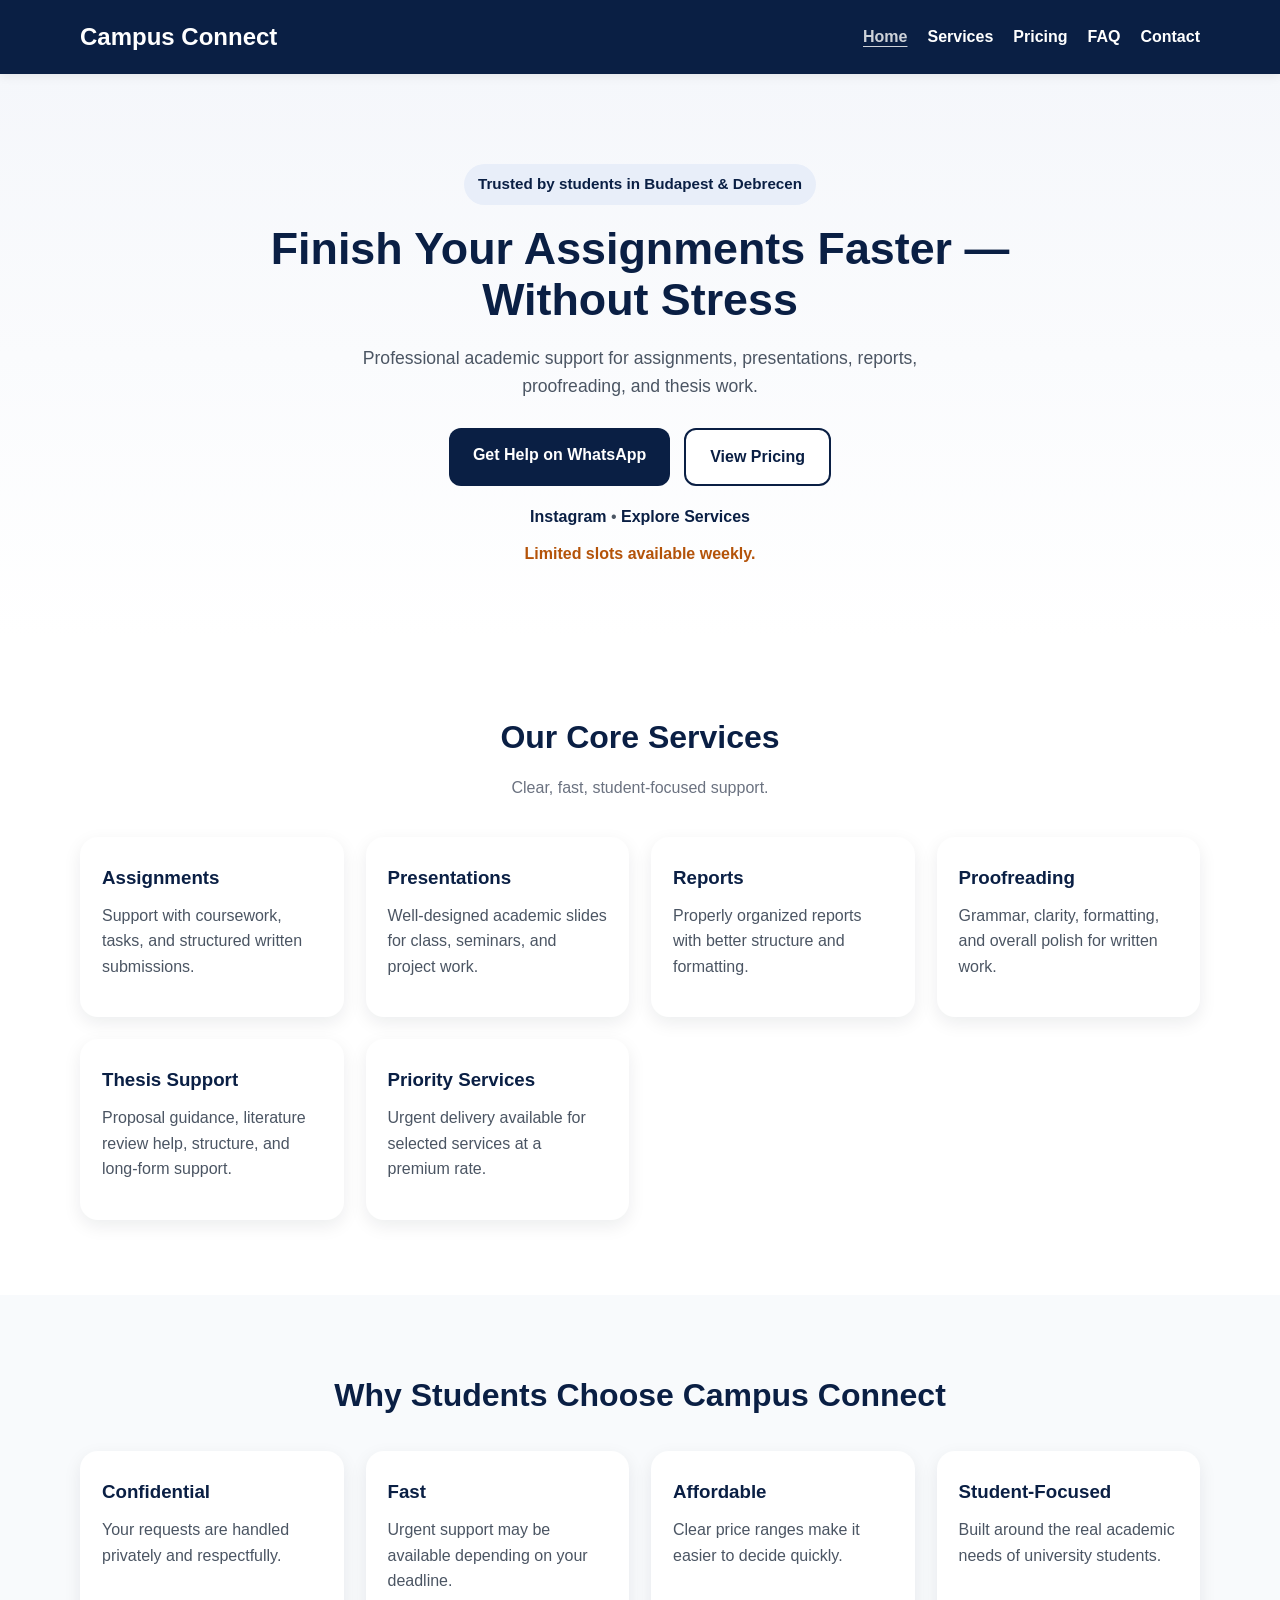
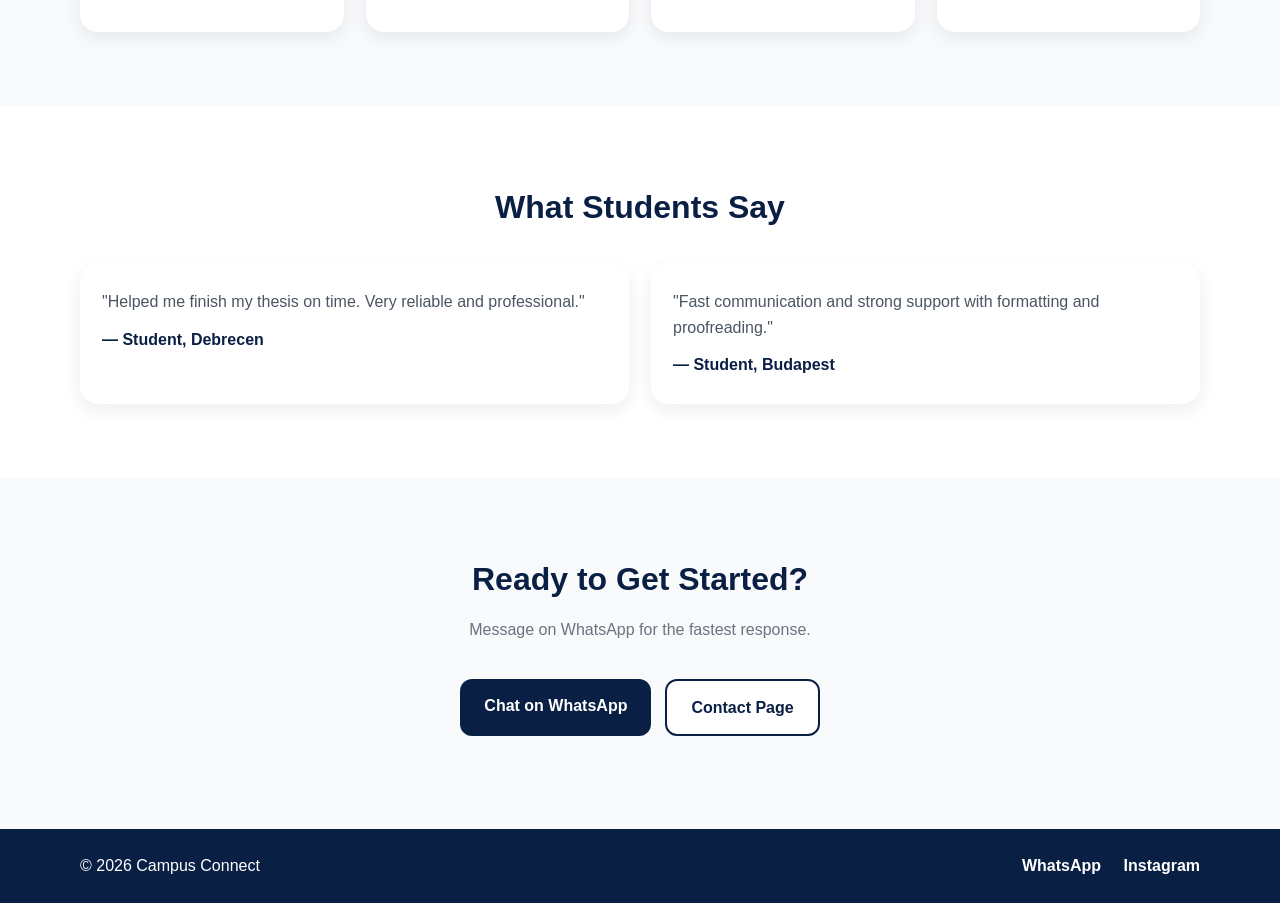
<file: index.html>
<!DOCTYPE html>
<html lang="en">
<head>
  <meta charset="UTF-8">
  <meta name="viewport" content="width=device-width, initial-scale=1.0">
  <title>Campus Connect | Academic Support</title>
  <meta name="description" content="Campus Connect offers academic support services for students in Budapest and Debrecen.">
  <link rel="stylesheet" href="style.css">
</head>
<body>

<header class="navbar">
  <div class="container nav-container">
    <a href="index.html" class="logo">Campus Connect</a>
    <nav class="nav-menu">
      <a href="index.html" class="active">Home</a>
      <a href="services.html">Services</a>
      <a href="pricing.html">Pricing</a>
      <a href="faq.html">FAQ</a>
      <a href="contact.html">Contact</a>
    </nav>
  </div>
</header>

<section class="hero">
  <div class="container hero-content">
    <p class="tag">Trusted by students in Budapest & Debrecen</p>
    <h1>Finish Your Assignments Faster — Without Stress</h1>
    <p class="subtext">
      Professional academic support for assignments, presentations, reports, proofreading, and thesis work.
    </p>

    <div class="hero-buttons">
      <a href="https://wa.me/36205105843" class="btn primary" target="_blank">Get Help on WhatsApp</a>
      <a href="pricing.html" class="btn secondary">View Pricing</a>
    </div>

    <p class="secondary-links">
      <a href="https://instagram.com/campusconnect75" target="_blank">Instagram</a> •
      <a href="services.html">Explore Services</a>
    </p>

    <p class="urgency">Limited slots available weekly.</p>
  </div>
</section>

<section class="section">
  <div class="container">
    <h2>Our Core Services</h2>
    <p class="section-sub">Clear, fast, student-focused support.</p>

    <div class="grid">
      <div class="card">
        <h3>Assignments</h3>
        <p>Support with coursework, tasks, and structured written submissions.</p>
      </div>
      <div class="card">
        <h3>Presentations</h3>
        <p>Well-designed academic slides for class, seminars, and project work.</p>
      </div>
      <div class="card">
        <h3>Reports</h3>
        <p>Properly organized reports with better structure and formatting.</p>
      </div>
      <div class="card">
        <h3>Proofreading</h3>
        <p>Grammar, clarity, formatting, and overall polish for written work.</p>
      </div>
      <div class="card">
        <h3>Thesis Support</h3>
        <p>Proposal guidance, literature review help, structure, and long-form support.</p>
      </div>
      <div class="card">
        <h3>Priority Services</h3>
        <p>Urgent delivery available for selected services at a premium rate.</p>
      </div>
    </div>
  </div>
</section>

<section class="section light">
  <div class="container">
    <h2>Why Students Choose Campus Connect</h2>
    <div class="grid small">
      <div class="card">
        <h3>Confidential</h3>
        <p>Your requests are handled privately and respectfully.</p>
      </div>
      <div class="card">
        <h3>Fast</h3>
        <p>Urgent support may be available depending on your deadline.</p>
      </div>
      <div class="card">
        <h3>Affordable</h3>
        <p>Clear price ranges make it easier to decide quickly.</p>
      </div>
      <div class="card">
        <h3>Student-Focused</h3>
        <p>Built around the real academic needs of university students.</p>
      </div>
    </div>
  </div>
</section>

<section class="section">
  <div class="container">
    <h2>What Students Say</h2>
    <div class="grid">
      <div class="card">
        <p>"Helped me finish my thesis on time. Very reliable and professional."</p>
        <span>— Student, Debrecen</span>
      </div>
      <div class="card">
        <p>"Fast communication and strong support with formatting and proofreading."</p>
        <span>— Student, Budapest</span>
      </div>
    </div>
  </div>
</section>

<section class="section light cta-section">
  <div class="container">
    <h2>Ready to Get Started?</h2>
    <p class="section-sub">Message on WhatsApp for the fastest response.</p>
    <div class="hero-buttons">
      <a href="https://wa.me/36205105843" class="btn primary" target="_blank">Chat on WhatsApp</a>
      <a href="contact.html" class="btn secondary">Contact Page</a>
    </div>
  </div>
</section>

<footer>
  <div class="container footer">
    <p>© 2026 Campus Connect</p>
    <div>
      <a href="https://wa.me/36205105843" target="_blank">WhatsApp</a>
      <a href="https://instagram.com/campusconnect75" target="_blank">Instagram</a>
    </div>
  </div>
</footer>

</body>
</html>
</file>
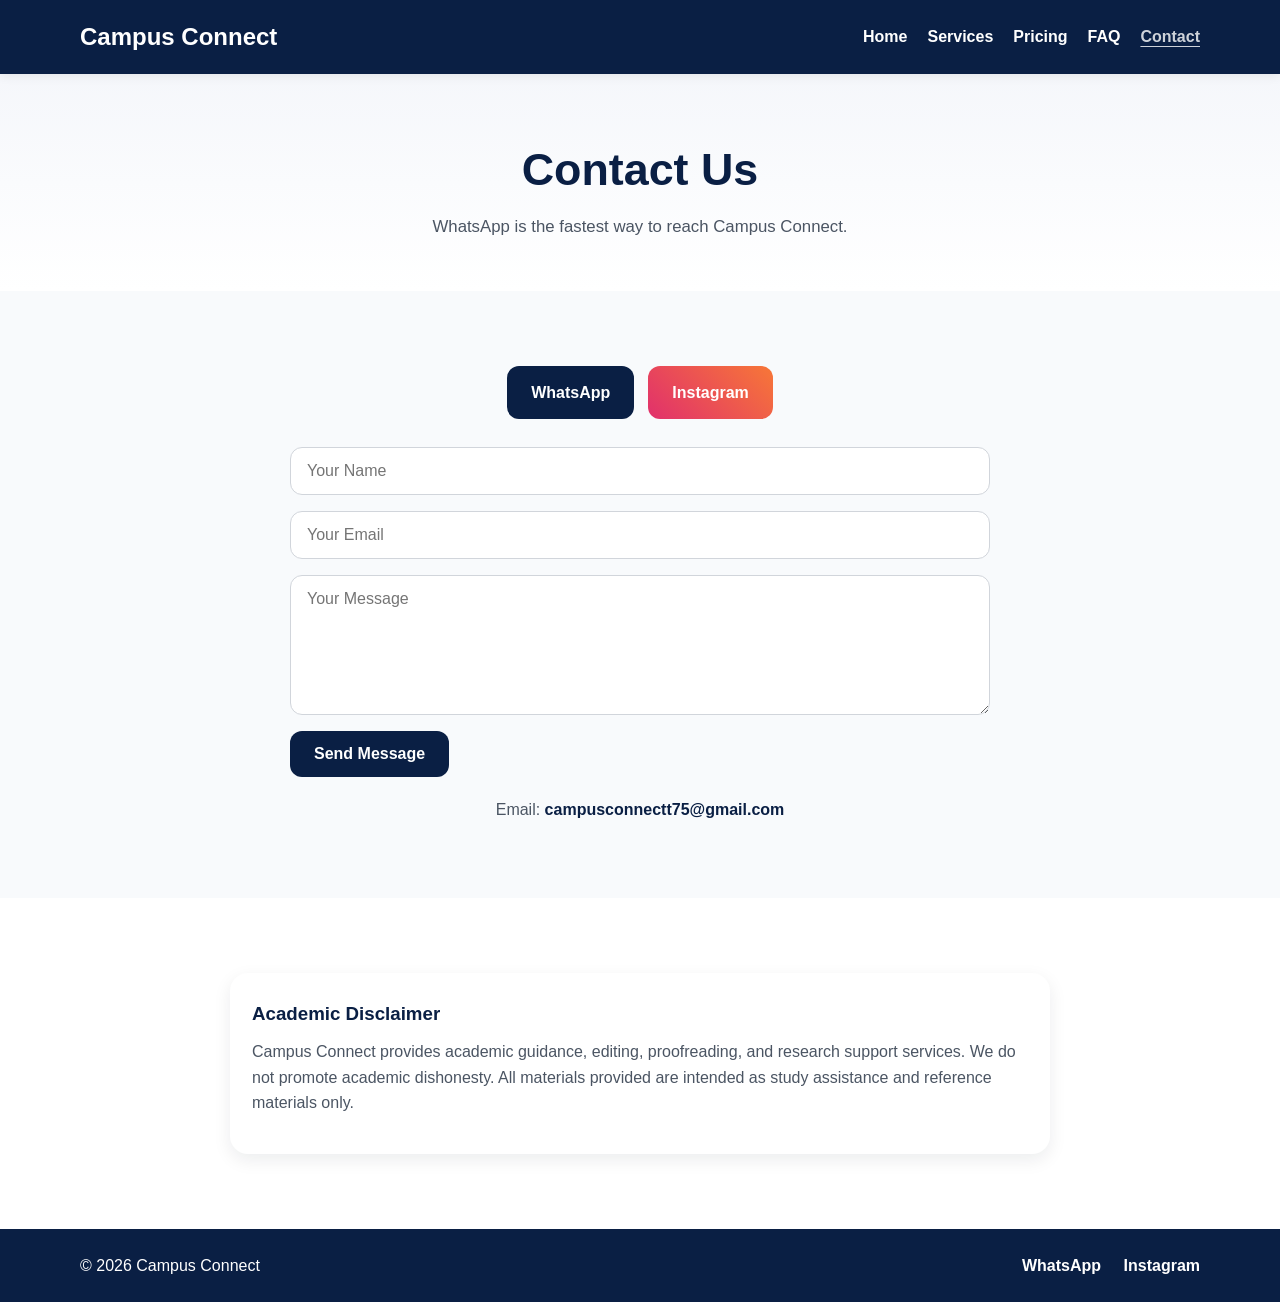
<file: contact.html>
<!DOCTYPE html>
<html lang="en">
<head>
  <meta charset="UTF-8">
  <meta name="viewport" content="width=device-width, initial-scale=1.0">
  <title>Contact | Campus Connect</title>
  <meta name="description" content="Contact Campus Connect for academic support services.">
  <link rel="stylesheet" href="style.css">
</head>
<body>

<header class="navbar">
  <div class="container nav-container">
    <a href="index.html" class="logo">Campus Connect</a>
    <nav class="nav-menu">
      <a href="index.html">Home</a>
      <a href="services.html">Services</a>
      <a href="pricing.html">Pricing</a>
      <a href="faq.html">FAQ</a>
      <a href="contact.html" class="active">Contact</a>
    </nav>
  </div>
</header>

<section class="page-hero">
  <div class="container">
    <h1>Contact Us</h1>
    <p>WhatsApp is the fastest way to reach Campus Connect.</p>
  </div>
</section>

<section class="section light">
  <div class="container">
    <div class="contact-actions">
      <a href="https://wa.me/36205105843" class="btn primary" target="_blank">WhatsApp</a>
      <a href="https://instagram.com/campusconnect75" class="btn instagram" target="_blank">Instagram</a>
    </div>

    <form class="form">
      <input type="text" placeholder="Your Name" required>
      <input type="email" placeholder="Your Email" required>
      <textarea placeholder="Your Message" required></textarea>
      <button type="submit" class="btn primary">Send Message</button>
    </form>

    <p class="contact-text">Email: <a href="mailto:campusconnectt75@gmail.com">campusconnectt75@gmail.com</a></p>
  </div>
</section>

<section class="section">
  <div class="container">
    <div class="card disclaimer-box">
      <h3>Academic Disclaimer</h3>
      <p>
        Campus Connect provides academic guidance, editing, proofreading, and research support services.
        We do not promote academic dishonesty. All materials provided are intended as study assistance
        and reference materials only.
      </p>
    </div>
  </div>
</section>

<footer>
  <div class="container footer">
    <p>© 2026 Campus Connect</p>
    <div>
      <a href="https://wa.me/36205105843" target="_blank">WhatsApp</a>
      <a href="https://instagram.com/campusconnect75" target="_blank">Instagram</a>
    </div>
  </div>
</footer>

</body>
</html>
</file>
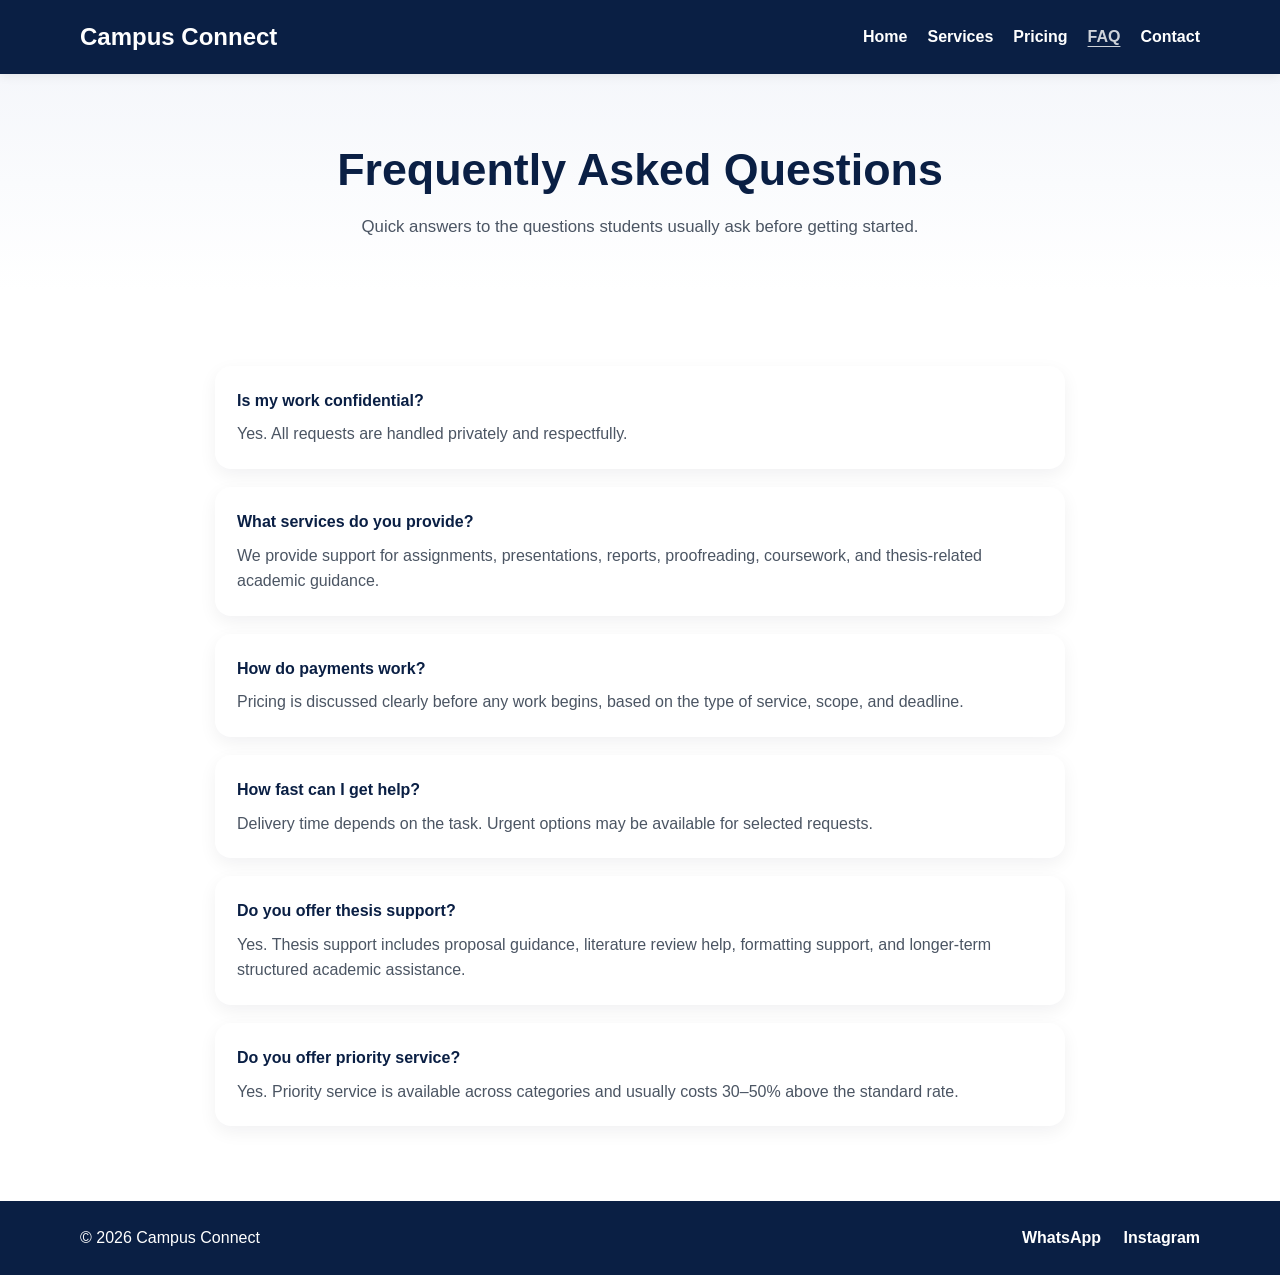
<file: faq.html>
<!DOCTYPE html>
<html lang="en">
<head>
  <meta charset="UTF-8">
  <meta name="viewport" content="width=device-width, initial-scale=1.0">
  <title>FAQ | Campus Connect</title>
  <meta name="description" content="Frequently asked questions about Campus Connect services.">
  <link rel="stylesheet" href="style.css">
</head>
<body>

<header class="navbar">
  <div class="container nav-container">
    <a href="index.html" class="logo">Campus Connect</a>
    <nav class="nav-menu">
      <a href="index.html">Home</a>
      <a href="services.html">Services</a>
      <a href="pricing.html">Pricing</a>
      <a href="faq.html" class="active">FAQ</a>
      <a href="contact.html">Contact</a>
    </nav>
  </div>
</header>

<section class="page-hero">
  <div class="container">
    <h1>Frequently Asked Questions</h1>
    <p>Quick answers to the questions students usually ask before getting started.</p>
  </div>
</section>

<section class="section">
  <div class="container">
    <div class="faq">
      <div>
        <h4>Is my work confidential?</h4>
        <p>Yes. All requests are handled privately and respectfully.</p>
      </div>

      <div>
        <h4>What services do you provide?</h4>
        <p>We provide support for assignments, presentations, reports, proofreading, coursework, and thesis-related academic guidance.</p>
      </div>

      <div>
        <h4>How do payments work?</h4>
        <p>Pricing is discussed clearly before any work begins, based on the type of service, scope, and deadline.</p>
      </div>

      <div>
        <h4>How fast can I get help?</h4>
        <p>Delivery time depends on the task. Urgent options may be available for selected requests.</p>
      </div>

      <div>
        <h4>Do you offer thesis support?</h4>
        <p>Yes. Thesis support includes proposal guidance, literature review help, formatting support, and longer-term structured academic assistance.</p>
      </div>

      <div>
        <h4>Do you offer priority service?</h4>
        <p>Yes. Priority service is available across categories and usually costs 30–50% above the standard rate.</p>
      </div>
    </div>
  </div>
</section>

<footer>
  <div class="container footer">
    <p>© 2026 Campus Connect</p>
    <div>
      <a href="https://wa.me/36205105843" target="_blank">WhatsApp</a>
      <a href="https://instagram.com/campusconnect75" target="_blank">Instagram</a>
    </div>
  </div>
</footer>

</body>
</html>
</file>
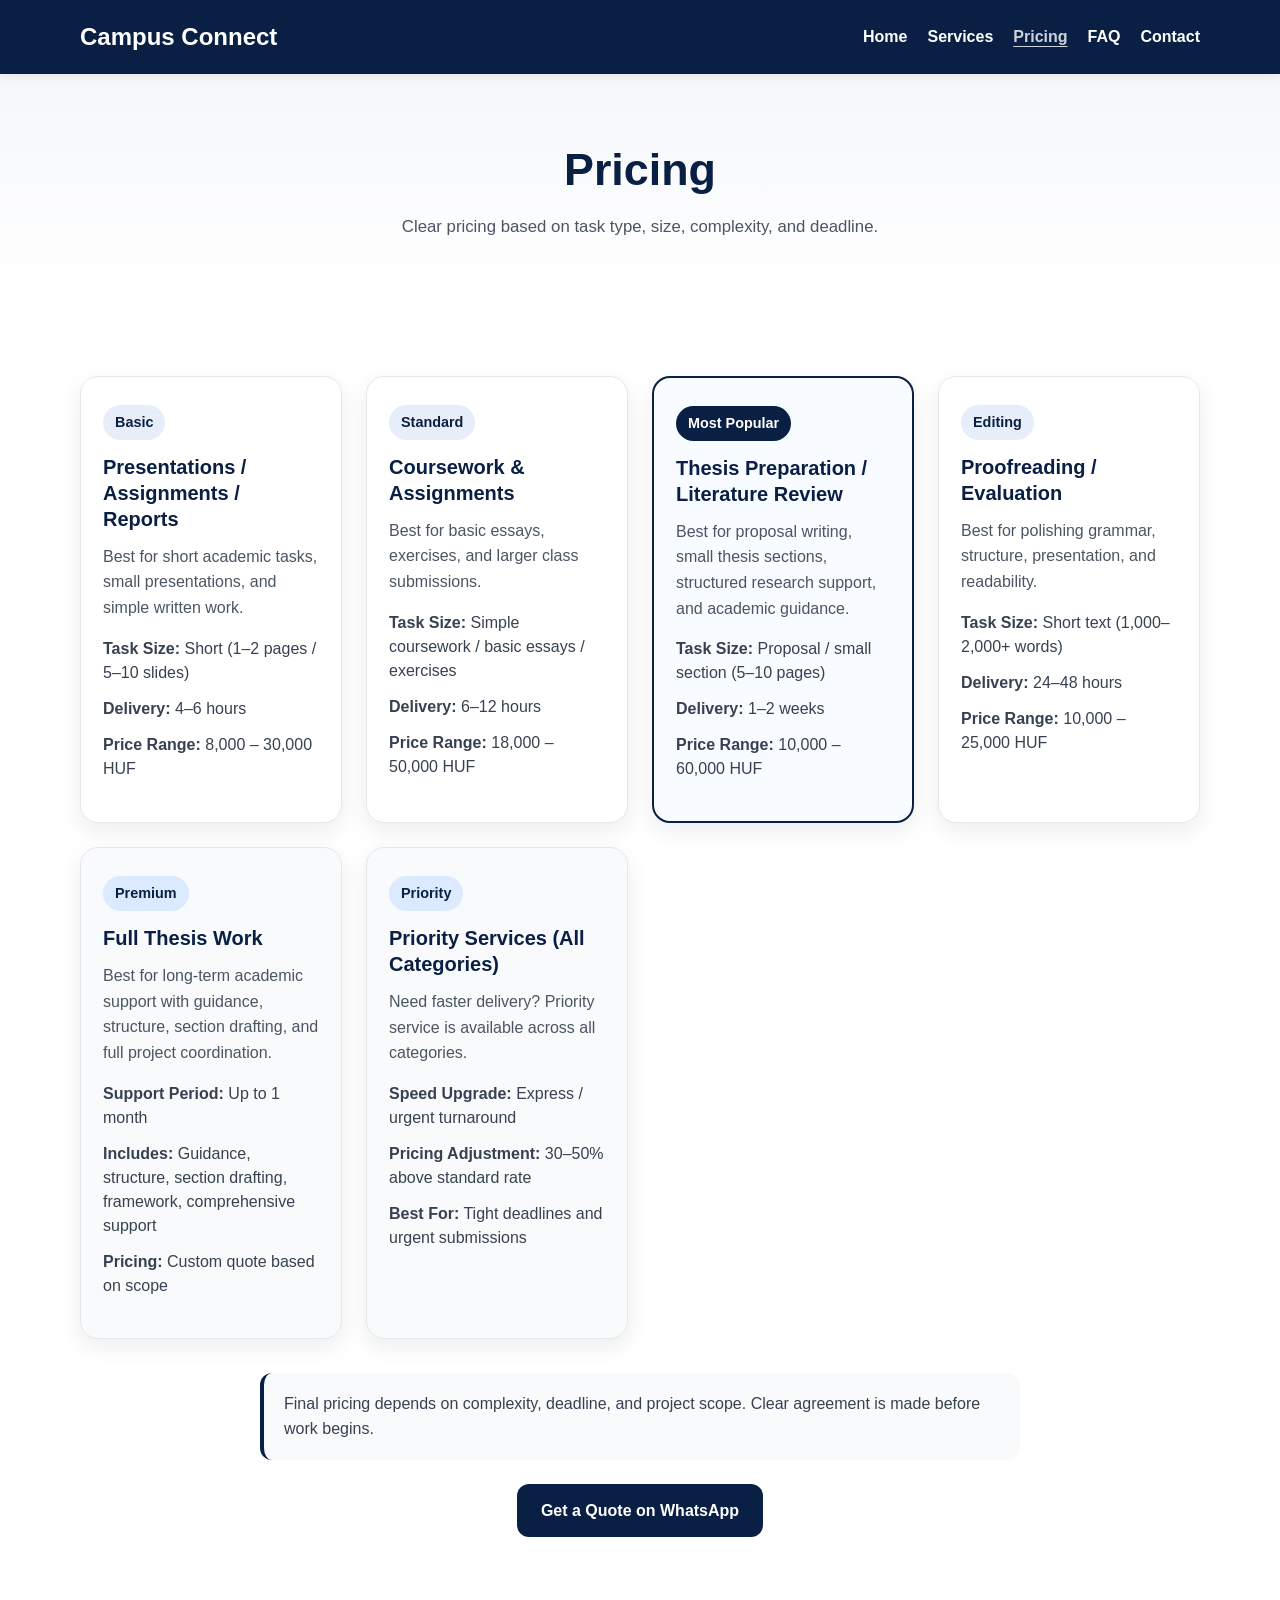
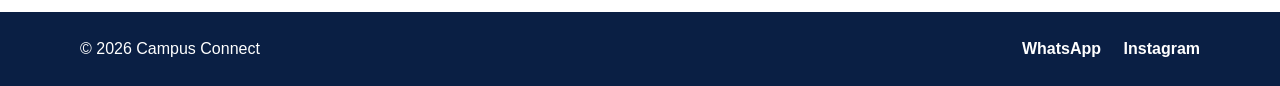
<file: pricing.html>
<!DOCTYPE html>
<html lang="en">
<head>
  <meta charset="UTF-8">
  <meta name="viewport" content="width=device-width, initial-scale=1.0">
  <title>Pricing | Campus Connect</title>
  <meta name="description" content="Campus Connect pricing for academic support services.">
  <link rel="stylesheet" href="style.css">
</head>
<body>

<header class="navbar">
  <div class="container nav-container">
    <a href="index.html" class="logo">Campus Connect</a>
    <nav class="nav-menu">
      <a href="index.html">Home</a>
      <a href="services.html">Services</a>
      <a href="pricing.html" class="active">Pricing</a>
      <a href="faq.html">FAQ</a>
      <a href="contact.html">Contact</a>
    </nav>
  </div>
</header>

<section class="page-hero">
  <div class="container">
    <h1>Pricing</h1>
    <p>Clear pricing based on task type, size, complexity, and deadline.</p>
  </div>
</section>

<section class="section pricing-section">
  <div class="container">

    <div class="pricing-grid-cards">

      <div class="pricing-box">
        <p class="pricing-label">Basic</p>
        <h3>Presentations / Assignments / Reports</h3>
        <p class="pricing-desc">
          Best for short academic tasks, small presentations, and simple written work.
        </p>
        <ul>
          <li><strong>Task Size:</strong> Short (1–2 pages / 5–10 slides)</li>
          <li><strong>Delivery:</strong> 4–6 hours</li>
          <li><strong>Price Range:</strong> 8,000 – 30,000 HUF</li>
        </ul>
      </div>

      <div class="pricing-box">
        <p class="pricing-label">Standard</p>
        <h3>Coursework & Assignments</h3>
        <p class="pricing-desc">
          Best for basic essays, exercises, and larger class submissions.
        </p>
        <ul>
          <li><strong>Task Size:</strong> Simple coursework / basic essays / exercises</li>
          <li><strong>Delivery:</strong> 6–12 hours</li>
          <li><strong>Price Range:</strong> 18,000 – 50,000 HUF</li>
        </ul>
      </div>

      <div class="pricing-box featured-pricing-box">
        <p class="pricing-label featured-label">Most Popular</p>
        <h3>Thesis Preparation / Literature Review</h3>
        <p class="pricing-desc">
          Best for proposal writing, small thesis sections, structured research support, and academic guidance.
        </p>
        <ul>
          <li><strong>Task Size:</strong> Proposal / small section (5–10 pages)</li>
          <li><strong>Delivery:</strong> 1–2 weeks</li>
          <li><strong>Price Range:</strong> 10,000 – 60,000 HUF</li>
        </ul>
      </div>

      <div class="pricing-box">
        <p class="pricing-label">Editing</p>
        <h3>Proofreading / Evaluation</h3>
        <p class="pricing-desc">
          Best for polishing grammar, structure, presentation, and readability.
        </p>
        <ul>
          <li><strong>Task Size:</strong> Short text (1,000–2,000+ words)</li>
          <li><strong>Delivery:</strong> 24–48 hours</li>
          <li><strong>Price Range:</strong> 10,000 – 25,000 HUF</li>
        </ul>
      </div>

      <div class="pricing-box premium-full">
        <p class="pricing-label premium-label">Premium</p>
        <h3>Full Thesis Work</h3>
        <p class="pricing-desc">
          Best for long-term academic support with guidance, structure, section drafting, and full project coordination.
        </p>
        <ul>
          <li><strong>Support Period:</strong> Up to 1 month</li>
          <li><strong>Includes:</strong> Guidance, structure, section drafting, framework, comprehensive support</li>
          <li><strong>Pricing:</strong> Custom quote based on scope</li>
        </ul>
      </div>

      <div class="pricing-box premium-full">
        <p class="pricing-label premium-label">Priority</p>
        <h3>Priority Services (All Categories)</h3>
        <p class="pricing-desc">
          Need faster delivery? Priority service is available across all categories.
        </p>
        <ul>
          <li><strong>Speed Upgrade:</strong> Express / urgent turnaround</li>
          <li><strong>Pricing Adjustment:</strong> 30–50% above standard rate</li>
          <li><strong>Best For:</strong> Tight deadlines and urgent submissions</li>
        </ul>
      </div>

    </div>

    <div class="pricing-note-box">
      <p>
        Final pricing depends on complexity, deadline, and project scope. Clear agreement is made before work begins.
      </p>
    </div>

    <div class="pricing-cta">
      <a href="https://wa.me/36205105843" class="btn primary" target="_blank">Get a Quote on WhatsApp</a>
    </div>

  </div>
</section>

<footer>
  <div class="container footer">
    <p>© 2026 Campus Connect</p>
    <div>
      <a href="https://wa.me/36205105843" target="_blank">WhatsApp</a>
      <a href="https://instagram.com/campusconnect75" target="_blank">Instagram</a>
    </div>
  </div>
</footer>

</body>
</html>
</file>
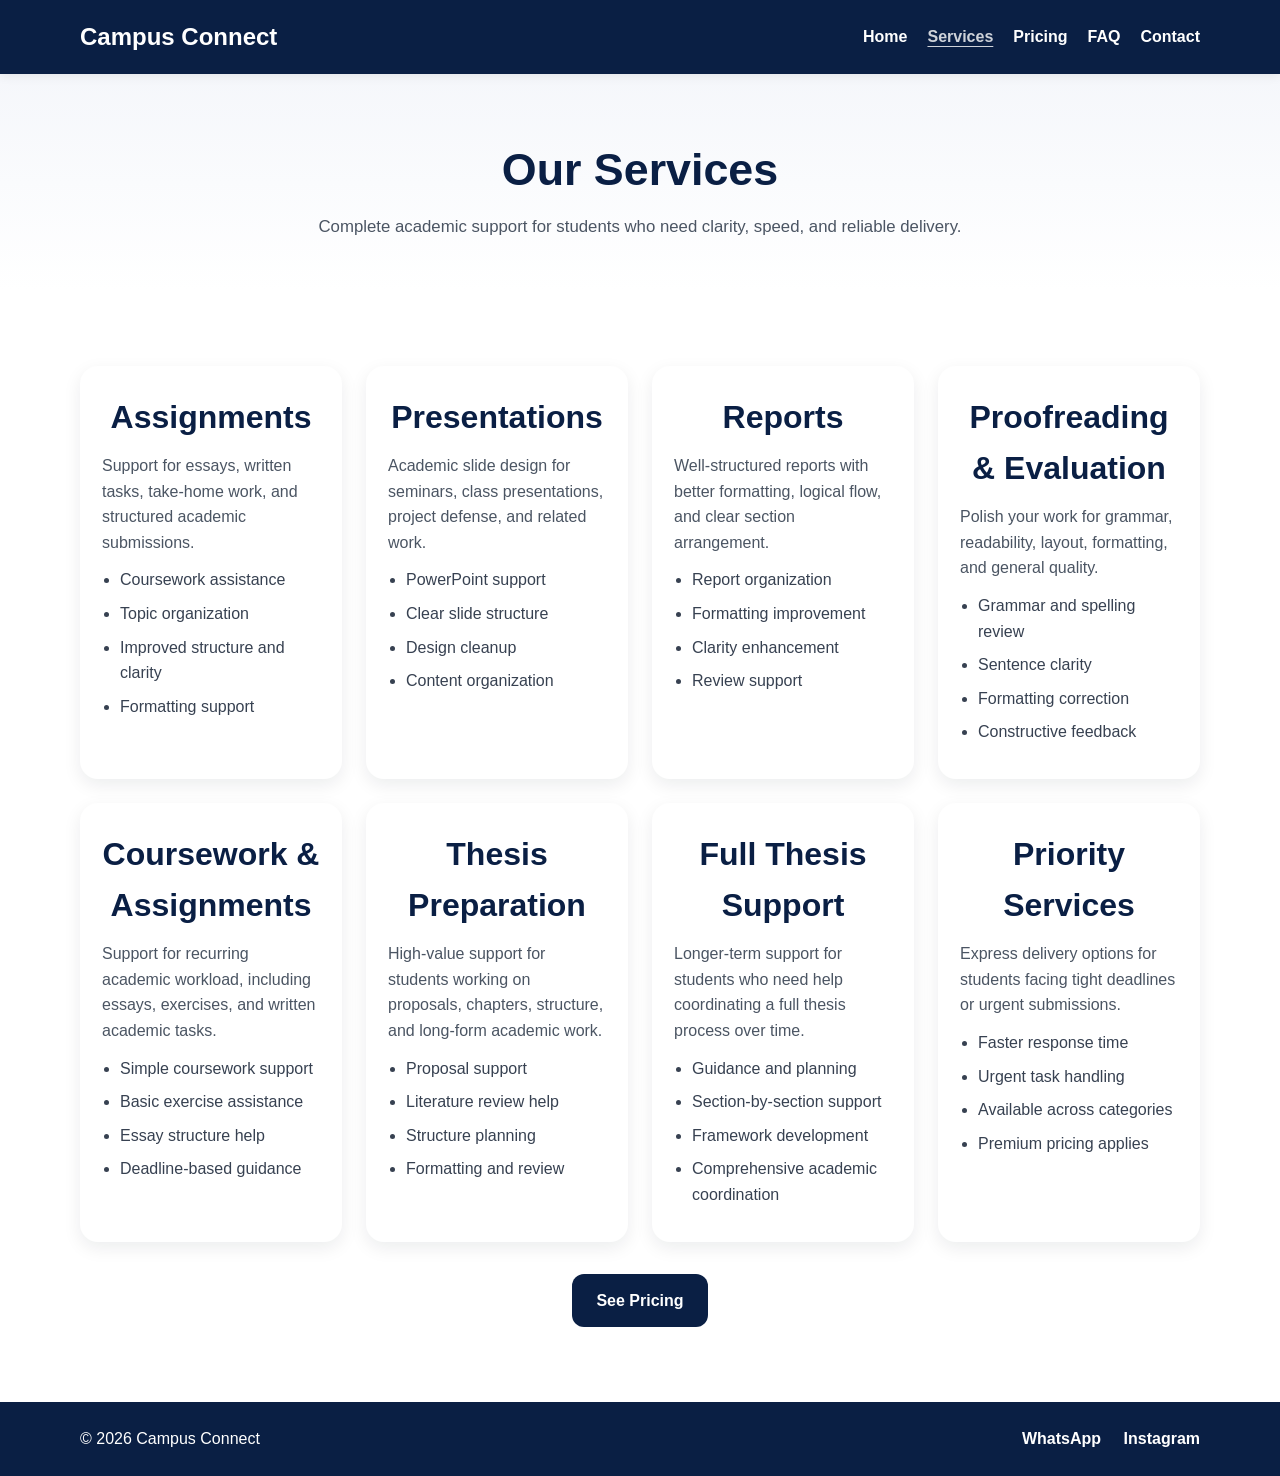
<file: services.html>
<!DOCTYPE html>
<html lang="en">
<head>
  <meta charset="UTF-8">
  <meta name="viewport" content="width=device-width, initial-scale=1.0">
  <title>Services | Campus Connect</title>
  <meta name="description" content="Explore Campus Connect academic support services.">
  <link rel="stylesheet" href="style.css">
</head>
<body>

<header class="navbar">
  <div class="container nav-container">
    <a href="index.html" class="logo">Campus Connect</a>
    <nav class="nav-menu">
      <a href="index.html">Home</a>
      <a href="services.html" class="active">Services</a>
      <a href="pricing.html">Pricing</a>
      <a href="faq.html">FAQ</a>
      <a href="contact.html">Contact</a>
    </nav>
  </div>
</header>

<section class="page-hero">
  <div class="container">
    <h1>Our Services</h1>
    <p>Complete academic support for students who need clarity, speed, and reliable delivery.</p>
  </div>
</section>

<section class="section">
  <div class="container">
    <div class="service-detail-grid">

      <div class="card service-detail">
        <h2>Assignments</h2>
        <p>Support for essays, written tasks, take-home work, and structured academic submissions.</p>
        <ul>
          <li>Coursework assistance</li>
          <li>Topic organization</li>
          <li>Improved structure and clarity</li>
          <li>Formatting support</li>
        </ul>
      </div>

      <div class="card service-detail">
        <h2>Presentations</h2>
        <p>Academic slide design for seminars, class presentations, project defense, and related work.</p>
        <ul>
          <li>PowerPoint support</li>
          <li>Clear slide structure</li>
          <li>Design cleanup</li>
          <li>Content organization</li>
        </ul>
      </div>

      <div class="card service-detail">
        <h2>Reports</h2>
        <p>Well-structured reports with better formatting, logical flow, and clear section arrangement.</p>
        <ul>
          <li>Report organization</li>
          <li>Formatting improvement</li>
          <li>Clarity enhancement</li>
          <li>Review support</li>
        </ul>
      </div>

      <div class="card service-detail">
        <h2>Proofreading & Evaluation</h2>
        <p>Polish your work for grammar, readability, layout, formatting, and general quality.</p>
        <ul>
          <li>Grammar and spelling review</li>
          <li>Sentence clarity</li>
          <li>Formatting correction</li>
          <li>Constructive feedback</li>
        </ul>
      </div>

      <div class="card service-detail">
        <h2>Coursework & Assignments</h2>
        <p>Support for recurring academic workload, including essays, exercises, and written academic tasks.</p>
        <ul>
          <li>Simple coursework support</li>
          <li>Basic exercise assistance</li>
          <li>Essay structure help</li>
          <li>Deadline-based guidance</li>
        </ul>
      </div>

      <div class="card service-detail">
        <h2>Thesis Preparation</h2>
        <p>High-value support for students working on proposals, chapters, structure, and long-form academic work.</p>
        <ul>
          <li>Proposal support</li>
          <li>Literature review help</li>
          <li>Structure planning</li>
          <li>Formatting and review</li>
        </ul>
      </div>

      <div class="card service-detail">
        <h2>Full Thesis Support</h2>
        <p>Longer-term support for students who need help coordinating a full thesis process over time.</p>
        <ul>
          <li>Guidance and planning</li>
          <li>Section-by-section support</li>
          <li>Framework development</li>
          <li>Comprehensive academic coordination</li>
        </ul>
      </div>

      <div class="card service-detail">
        <h2>Priority Services</h2>
        <p>Express delivery options for students facing tight deadlines or urgent submissions.</p>
        <ul>
          <li>Faster response time</li>
          <li>Urgent task handling</li>
          <li>Available across categories</li>
          <li>Premium pricing applies</li>
        </ul>
      </div>

    </div>

    <div class="center-top">
      <a href="pricing.html" class="btn primary">See Pricing</a>
    </div>
  </div>
</section>

<footer>
  <div class="container footer">
    <p>© 2026 Campus Connect</p>
    <div>
      <a href="https://wa.me/36205105843" target="_blank">WhatsApp</a>
      <a href="https://instagram.com/campusconnect75" target="_blank">Instagram</a>
    </div>
  </div>
</footer>

</body>
</html>
</file>
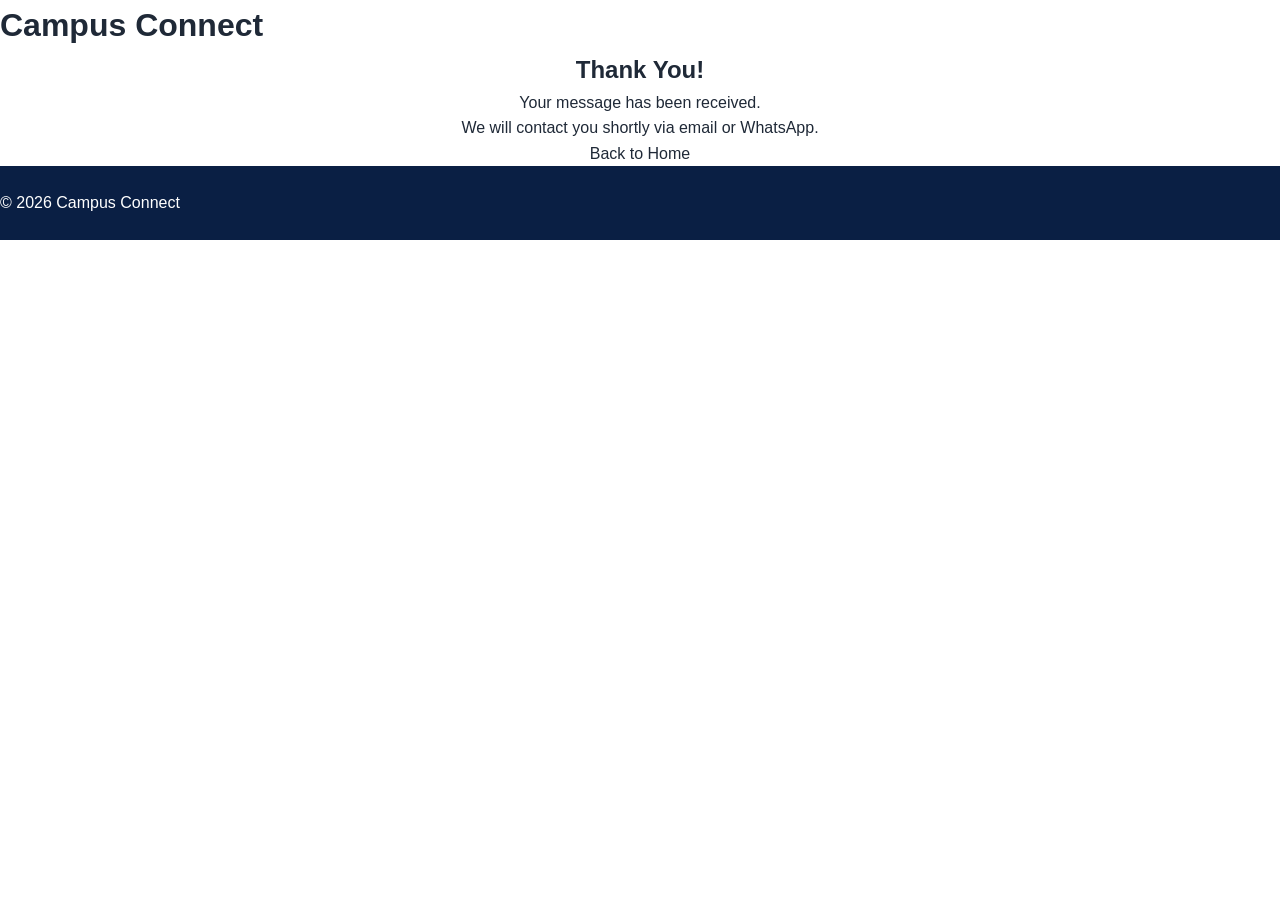
<file: thankyou.html>
<!DOCTYPE html>
<html>
<head>
    <title>Thank You | Campus Connect</title>
    <link rel="stylesheet" href="style.css">
</head>

<body>

<header>
    <h1>Campus Connect</h1>
</header>

<div class="container" style="text-align:center;">

    <h2>Thank You!</h2>
    <p>Your message has been received.</p>
    <p>We will contact you shortly via email or WhatsApp.</p>

    <a href="index.html" class="button primary">Back to Home</a>

</div>

<footer>
    © 2026 Campus Connect
</footer>

</body>
</html>
</file>
<file: style.css>
* {
  margin: 0;
  padding: 0;
  box-sizing: border-box;
}

html {
  scroll-behavior: smooth;
}

body {
  font-family: Arial, sans-serif;
  line-height: 1.6;
  color: #1f2937;
  background: #ffffff;
}

a {
  text-decoration: none;
  color: inherit;
}

ul {
  padding-left: 18px;
}

.container {
  width: 90%;
  max-width: 1120px;
  margin: 0 auto;
}

.navbar {
  background: #0a1f44;
  color: #ffffff;
  padding: 18px 0;
  position: sticky;
  top: 0;
  z-index: 1000;
  box-shadow: 0 2px 10px rgba(0, 0, 0, 0.08);
}

.nav-container {
  display: flex;
  justify-content: space-between;
  align-items: center;
  gap: 20px;
}

.logo {
  font-size: 1.5rem;
  font-weight: 700;
  color: #ffffff;
}

.nav-menu {
  display: flex;
  gap: 20px;
  flex-wrap: wrap;
}

.nav-menu a {
  color: #ffffff;
  font-weight: 600;
  transition: opacity 0.3s ease;
}

.nav-menu a:hover,
.nav-menu a.active {
  opacity: 0.8;
  text-decoration: underline;
  text-underline-offset: 4px;
}

.hero {
  background: linear-gradient(180deg, #f5f7fb 0%, #ffffff 100%);
  padding: 90px 0 70px;
  text-align: center;
}

.page-hero {
  background: linear-gradient(180deg, #f5f7fb 0%, #ffffff 100%);
  padding: 70px 0 50px;
  text-align: center;
}

.page-hero h1,
.hero h1 {
  font-size: 2.8rem;
  line-height: 1.15;
  color: #0a1f44;
  margin-bottom: 18px;
}

.page-hero p {
  color: #4b5563;
  max-width: 700px;
  margin: 0 auto;
  font-size: 1.05rem;
}

.hero-content {
  max-width: 760px;
  margin: 0 auto;
}

.tag {
  display: inline-block;
  background: #e8eef9;
  color: #0a1f44;
  padding: 8px 14px;
  border-radius: 999px;
  font-size: 0.95rem;
  font-weight: 700;
  margin-bottom: 18px;
}

.subtext {
  font-size: 1.1rem;
  color: #4b5563;
  max-width: 650px;
  margin: 0 auto 28px;
}

.hero-buttons,
.contact-actions {
  display: flex;
  justify-content: center;
  gap: 14px;
  flex-wrap: wrap;
  margin-bottom: 18px;
}

.btn {
  display: inline-block;
  padding: 14px 24px;
  border-radius: 12px;
  font-weight: 700;
  transition: transform 0.25s ease, box-shadow 0.25s ease, opacity 0.25s ease;
  border: none;
  cursor: pointer;
  font-size: 1rem;
}

.btn:hover {
  transform: translateY(-2px);
  box-shadow: 0 8px 18px rgba(0, 0, 0, 0.12);
}

.btn.primary {
  background: #0a1f44;
  color: #ffffff;
}

.btn.secondary {
  background: #ffffff;
  color: #0a1f44;
  border: 2px solid #0a1f44;
}

.btn.instagram {
  background: linear-gradient(45deg, #e1306c, #f77737);
  color: #ffffff;
}

.secondary-links {
  color: #4b5563;
  margin-bottom: 12px;
}

.secondary-links a {
  color: #0a1f44;
  font-weight: 600;
}

.urgency {
  color: #b45309;
  font-weight: 700;
  margin-top: 10px;
}

.section {
  padding: 75px 0;
}

.section.light {
  background: #f8fafc;
}

.section h2 {
  text-align: center;
  font-size: 2rem;
  color: #0a1f44;
  margin-bottom: 12px;
}

.section-sub {
  text-align: center;
  color: #6b7280;
  margin-bottom: 36px;
  max-width: 760px;
  margin-left: auto;
  margin-right: auto;
}

.grid {
  display: grid;
  grid-template-columns: repeat(auto-fit, minmax(220px, 1fr));
  gap: 22px;
  margin-top: 30px;
}

.grid.small {
  grid-template-columns: repeat(auto-fit, minmax(200px, 1fr));
}

.card {
  background: #ffffff;
  padding: 26px 22px;
  border-radius: 18px;
  box-shadow: 0 6px 18px rgba(15, 23, 42, 0.08);
  transition: transform 0.25s ease, box-shadow 0.25s ease;
}

.card:hover {
  transform: translateY(-4px);
  box-shadow: 0 12px 24px rgba(15, 23, 42, 0.12);
}

.card h3,
.card h2 {
  color: #0a1f44;
  margin-bottom: 10px;
}

.card p {
  color: #4b5563;
  margin-bottom: 12px;
}

.card span {
  color: #0a1f44;
  font-weight: 700;
}

.cta-section {
  text-align: center;
}

.service-detail-grid {
  display: grid;
  grid-template-columns: repeat(auto-fit, minmax(260px, 1fr));
  gap: 24px;
}

.service-detail ul {
  margin-top: 10px;
  color: #374151;
}

.service-detail li {
  margin-bottom: 8px;
}

.center-top {
  text-align: center;
  margin-top: 32px;
}

.pricing-section {
  background: #ffffff;
}

.pricing-grid-cards {
  display: grid;
  grid-template-columns: repeat(auto-fit, minmax(260px, 1fr));
  gap: 24px;
  margin-top: 10px;
}

.pricing-box {
  background: #ffffff;
  border-radius: 18px;
  padding: 28px 22px;
  box-shadow: 0 8px 22px rgba(15, 23, 42, 0.08);
  border: 1px solid #e5e7eb;
  transition: transform 0.25s ease, box-shadow 0.25s ease;
}

.pricing-box:hover {
  transform: translateY(-4px);
  box-shadow: 0 14px 30px rgba(15, 23, 42, 0.12);
}

.pricing-box h3 {
  font-size: 1.25rem;
  color: #0a1f44;
  margin-bottom: 12px;
  line-height: 1.3;
}

.pricing-desc {
  color: #4b5563;
  margin-bottom: 16px;
}

.pricing-box ul {
  list-style: none;
  padding: 0;
  margin: 0;
}

.pricing-box ul li {
  color: #374151;
  margin-bottom: 12px;
  line-height: 1.5;
}

.pricing-label {
  display: inline-block;
  margin-bottom: 14px;
  padding: 6px 12px;
  border-radius: 999px;
  background: #e8eef9;
  color: #0a1f44;
  font-size: 0.9rem;
  font-weight: 700;
}

.featured-pricing-box {
  border: 2px solid #0a1f44;
  background: #f8fbff;
}

.featured-label {
  background: #0a1f44;
  color: #ffffff;
}

.premium-label {
  background: #dbeafe;
  color: #0a1f44;
}

.premium-full {
  background: #f9fafb;
}

.pricing-note-box {
  max-width: 760px;
  margin: 34px auto 24px;
  background: #f8fafc;
  border-left: 4px solid #0a1f44;
  padding: 18px 20px;
  border-radius: 12px;
}

.pricing-note-box p {
  color: #374151;
  margin: 0;
  text-align: left;
}

.pricing-cta {
  text-align: center;
  margin-top: 10px;
}

.faq {
  max-width: 850px;
  margin: 0 auto;
  display: grid;
  gap: 18px;
}

.faq div {
  background: #ffffff;
  padding: 22px;
  border-radius: 16px;
  box-shadow: 0 6px 18px rgba(15, 23, 42, 0.06);
}

.faq h4 {
  color: #0a1f44;
  margin-bottom: 8px;
}

.faq p {
  color: #4b5563;
}

.form {
  max-width: 700px;
  margin: 28px auto 0;
  display: grid;
  gap: 16px;
}

.form input,
.form textarea {
  width: 100%;
  padding: 14px 16px;
  border: 1px solid #d1d5db;
  border-radius: 12px;
  font-size: 1rem;
  font-family: inherit;
}

.form input:focus,
.form textarea:focus {
  outline: none;
  border-color: #0a1f44;
  box-shadow: 0 0 0 3px rgba(10, 31, 68, 0.12);
}

.form textarea {
  min-height: 140px;
  resize: vertical;
}

.form button {
  justify-self: start;
}

.contact-text {
  text-align: center;
  color: #4b5563;
  margin-top: 20px;
}

.contact-text a[href^="mailto:"] {
  color: #0a1f44;
  font-weight: 700;
}

.disclaimer-box {
  max-width: 820px;
  margin: 0 auto;
}

footer {
  background: #0a1f44;
  color: #ffffff;
  padding: 24px 0;
}

.footer {
  display: flex;
  justify-content: space-between;
  align-items: center;
  gap: 16px;
  flex-wrap: wrap;
}

.footer a {
  color: #ffffff;
  margin-left: 18px;
  font-weight: 600;
}

.footer a:hover {
  opacity: 0.85;
}

@media (max-width: 768px) {
  .nav-container {
    flex-direction: column;
    align-items: flex-start;
  }

  .nav-menu {
    gap: 14px;
  }

  .hero,
  .page-hero {
    padding: 70px 0 55px;
  }

  .hero h1,
  .page-hero h1 {
    font-size: 2rem;
  }

  .subtext,
  .page-hero p {
    font-size: 1rem;
  }

  .section {
    padding: 60px 0;
  }

  .section h2 {
    font-size: 1.7rem;
  }

  .btn {
    width: 100%;
    text-align: center;
  }

  .hero-buttons,
  .contact-actions {
    flex-direction: column;
    align-items: stretch;
  }

  .footer {
    flex-direction: column;
    align-items: flex-start;
  }

  .footer a {
    margin-left: 0;
    margin-right: 16px;
  }
}
</file>
